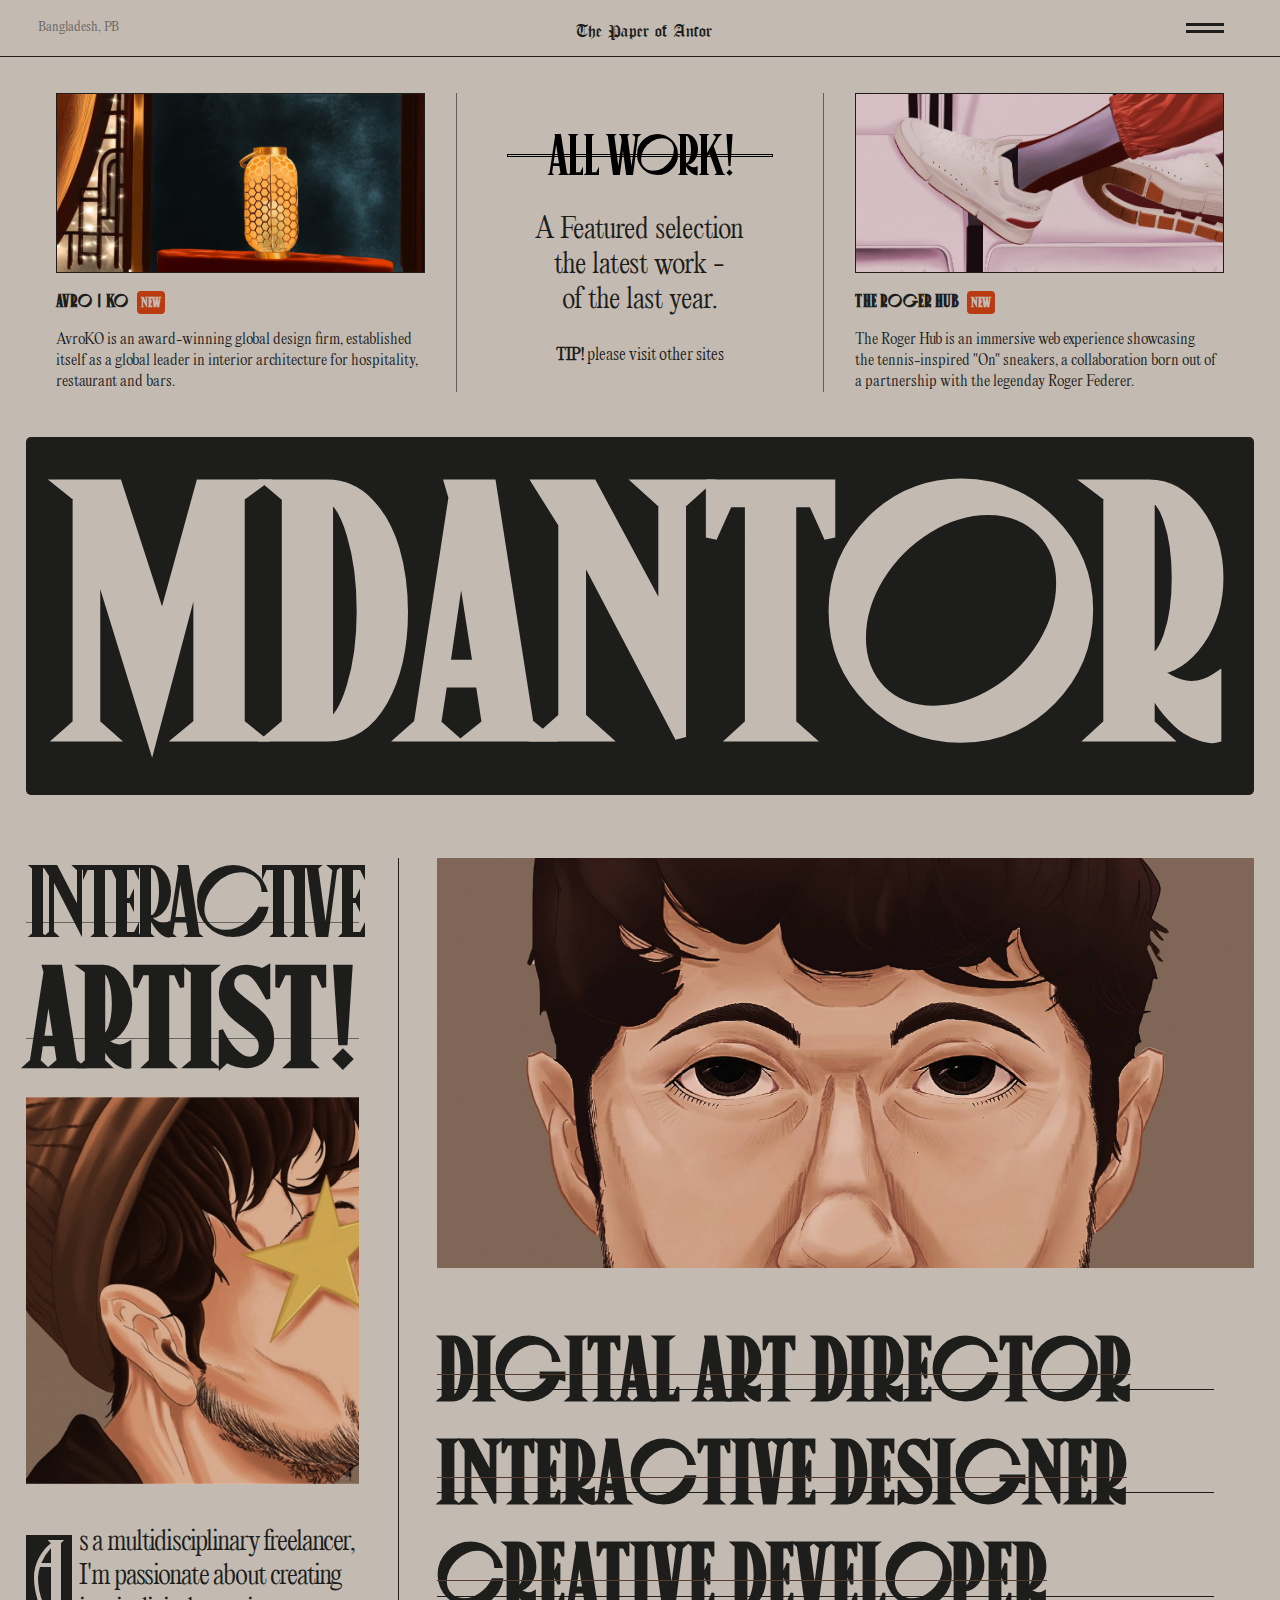
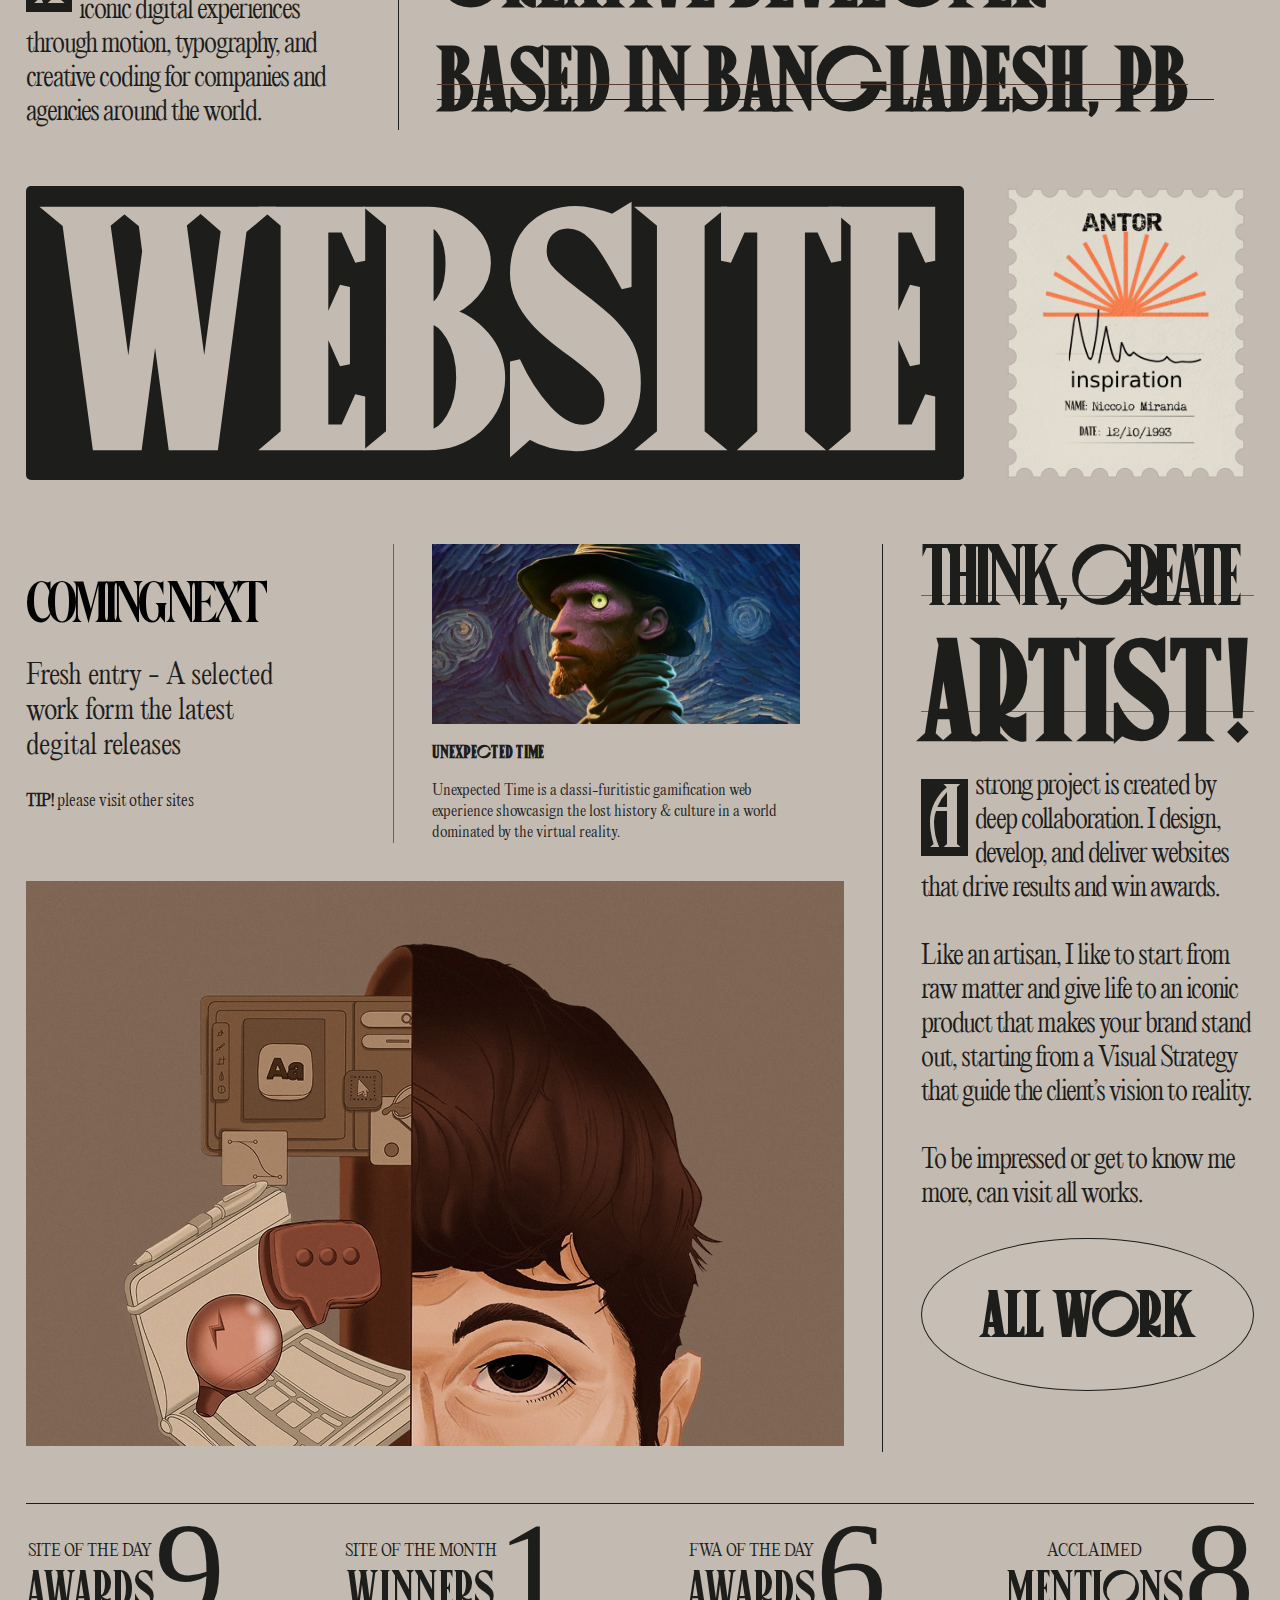
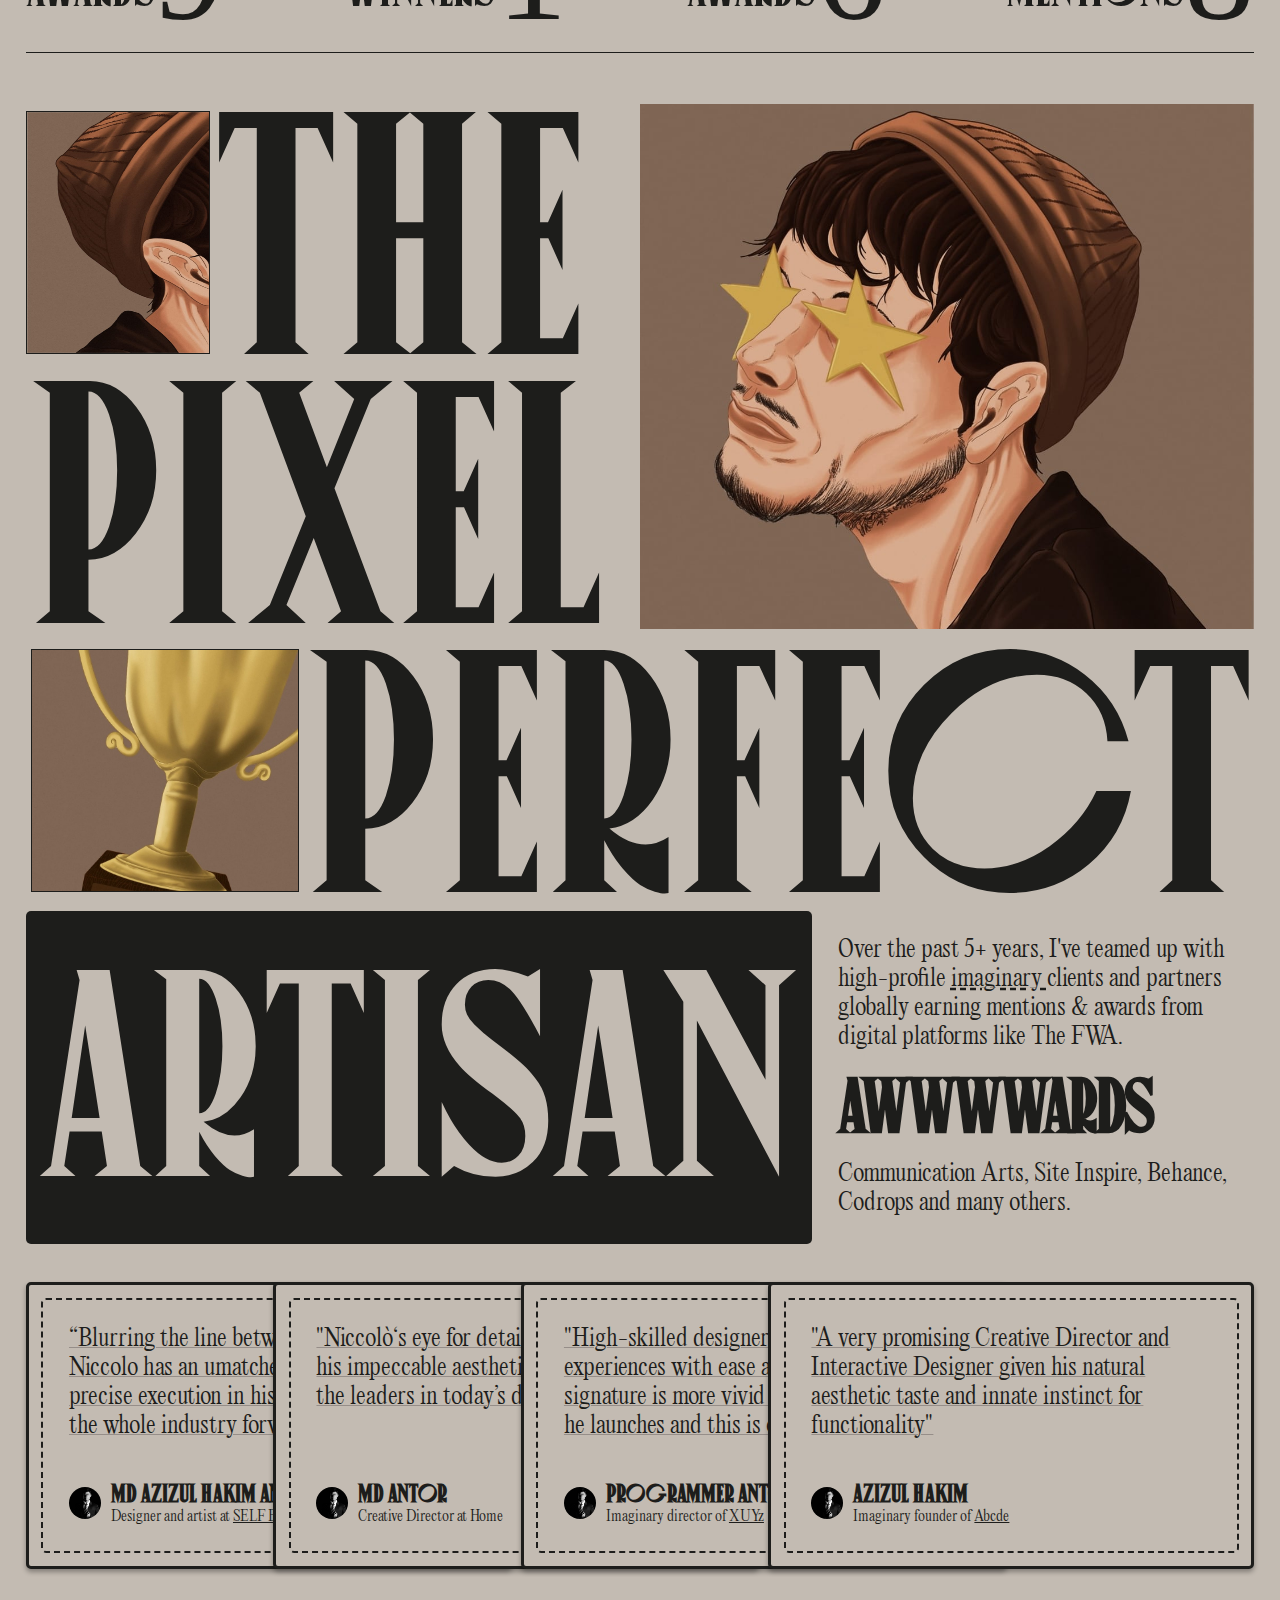
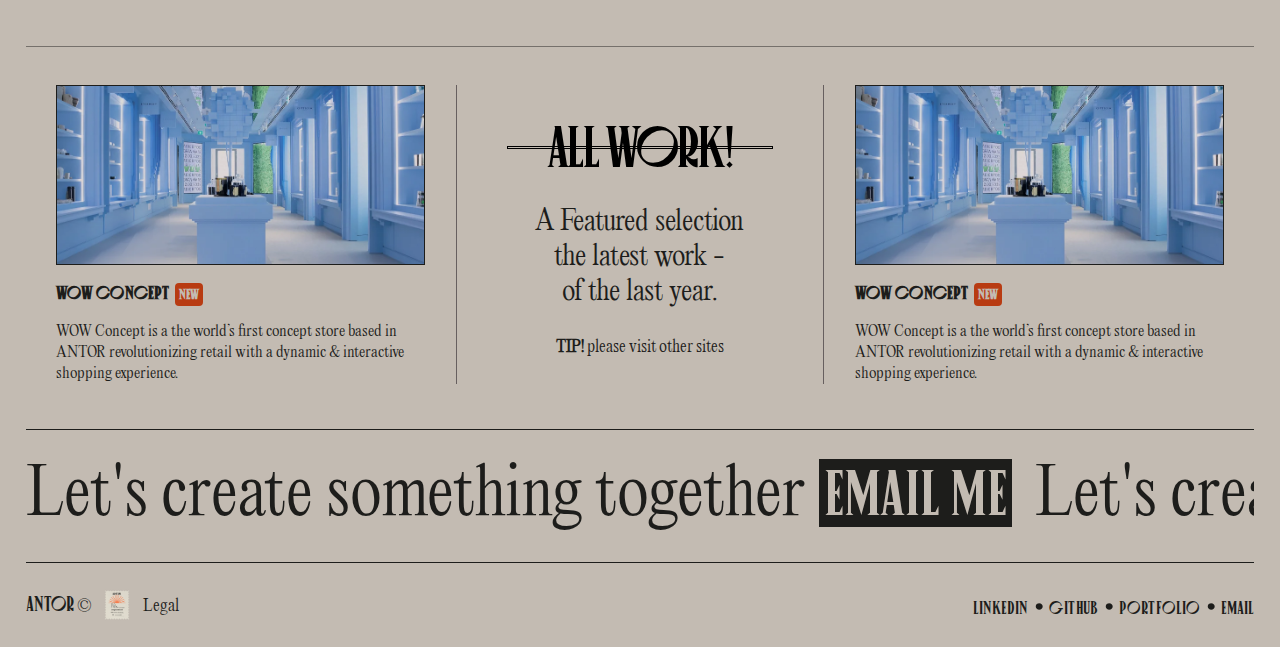
<file: index.html>
<!DOCTYPE html>
<html lang="en">

<head>
    <meta charset="UTF-8">
    <meta name="viewport" content="width=device-width, initial-scale=1.0">
    <title>MdAntor -- Work</title>
    <link rel="shortcut icon" href="favicon.ico" type="image/x-icon">
    <link rel="stylesheet" href="style.css">
</head>

<body>
    <main id="index-page">
        <!-- header / main-nav section and nav animate.js with nave css can be used in any other project for nav animation -->

        <header class="">
            <small>Bangladesh, PB</small>
            <h1>The Paper of Antor</h1>

            <nav>
                <div></div>
                <div></div>
            </nav>

            <div id="animating-line"></div>
        </header>

        <section id="main-nav" class="">
            <div>
                <button onclick="handleLink('index.html')" class="active-link">INDEX</button>
            </div>
            <div>
                <button onclick="handleLink('work.html')" >WORK</button>
            </div>
            <div>
                <button onclick="handleLink('about.html')" >ABOUT</button>
            </div>
    
            <div class="footer-link">
                <a href="https://www.linkedin.com/in/md-antor" target="_blank">linkedin</a>
                <strong>·</strong>
                <a href="https://github.com/Antor1155" target="_blank">github</a>
                <strong>·</strong>
                <a href="https://md-antor.netlify.app/" target="_blank">portfolio</a>
                <strong>·</strong>
                <a href="mailto:md.antor1155@gmail.com">email</a>
            </div>
        </section>

        <section class="first-section">
            <div class="projects">
                <div class="projectImg">
                    <img src="front-page-image/lamp.jpeg" alt="lamp image">
                </div>
                <h3>AVRO | KO <span>NEW</span></h3>
                <p>
                    AvroKO is an award-winning global design firm, established
                    <br> itself as a global leader in interior architecture for hospitality, <br> restaurant and bars.
                </p>
            </div>

            <div class="middle-child">
                <button onclick="handleLink('work.html')" >ALL WORK!</button>
                <p>
                    A Featured selection
                    <br> the latest work -
                    <br> of the last year.
                </p>

                <P><strong>TIP!</strong> please visit other sites</P>
            </div>

            <div class="projects">
                <div class="projectImg">
                    <img src="front-page-image/shoe.webp" alt="shoe image">
                </div>
                <h3>THE ROGER HUB <span>NEW</span></h3>
                <p>
                    The Roger Hub is an immersive web experience showcasing
                    <br> the tennis-inspired "On" sneakers, a collaboration born out of <br>
                    a partnership with the legenday Roger Federer.
                </p>
            </div>
        </section>

        <h1 id="builder">MDANTOR</h1>

        <!-- second section containing article and images -->
        <section id="second-section">
            <article class="article-left">
                <div>
                    <h2>INTERACTIVE</h2>
                    <h2>ARTIST!</h2>
                </div>
                <img src="front-page-image/sideartist.jpeg" alt="side picture of an ARTIST">
                <p>
                    As a multidisciplinary freelancer, I'm passionate about creating iconic digital experiences
                    through motion, typography, and creative coding for companies and agencies around the world.
                </p>
            </article>
            <article id="article-right">
                <img src="front-page-image/faceartist.jpeg" alt="animated face of the artist">

                <div>
                    <p>Digital art director </p>
                    <p>interactive designer </p>
                    <p>creative developer</p>
                    <p>based in Bangladesh, PB</p>
                </div>
            </article>
        </section>

        <section id="inspiration">
            <h1 id="websiteT">website</h1>
            <img src="front-page-image/inspiration.png" alt="inspiration decleration logo">
        </section>

        <section id="fourth-section">
            <article class="first-of-fourth">
                <div class="to-flex">
                    <div class="middle-child">
                        <button onclick="handleLink('work.html')" >COMING NEXT</button>
                        <P>Fresh entry - A selected <br>
                            work form the latest <br>
                            degital releases</P>
                        <P><strong>TIP!</strong> please visit other sites</P>
                    </div>

                    <div class="projects">
                        <div class="projectImg">
                            <img src="front-page-image/artist.webp" alt="lamp image">
                        </div>
                        <h3>UNEXPECTED TIME</h3>
                        <p>
                            Unexpected Time is a classi-furitistic gamification web
                            <br> experience showcasign the lost history & culture in a world <br> dominated by the
                            virtual reality.
                        </p>
                    </div>
                </div>
                <img src="front-page-image/ideas.jpeg" alt="image showing idea coming out of head">
            </article>
            <article id="last-of-fourth" class="article-left">
                <div>
                    <h2>THINK, CREATE</h2>
                    <h2>ARTIST!</h2>
                </div>
                <p>

                    A strong project is created by deep collaboration. I design, develop, and deliver websites that
                    drive results and win awards.
                    <br><br>
                    Like an artisan, I like to start from raw matter and give life to an iconic product that makes your
                    brand stand out, starting from a Visual Strategy that guide the client’s vision to reality.

                    <br><br>
                    To be impressed or get to know me more, can visit all works.

                </p>
                    <div id="all-work-btn" onclick="handleLink('work.html')">
                        <img src="front-page-image/arrow.svg" alt="arrow icon to all project link">
                        <strong>ALL WORK</strong>
                    </div>
                
            </article>
        </section>

        <section id="awards">
            <div class="single-award">
                <div>
                    <p>SITE OF THE DAY</p>
                    <strong>AWARDS</strong>
                </div>
                <strong>9</strong>
            </div>

            <div class="single-award">
                <div>
                    <p>SITE OF THE MONTH</p>
                    <strong>WINNERS</strong>
                </div>
                <strong>1</strong>
            </div>

            <div class="single-award">
                <div>
                    <p>FWA OF THE DAY</p>
                    <strong>AWARDS</strong>
                </div>
                <strong>6</strong>
            </div>

            <div class="single-award">
                <div>
                    <p>ACCLAIMED</p>
                    <strong>MENTIONS</strong>
                </div>
                <strong>8</strong>
            </div>
        </section>

        <section id="fifth-section">
            <div class="first-container">
                <div>
                    <div class="first-line">
                        <img src="front-page-image/avatar-hat.jpeg" alt="avatar hat">
                        <strong class="largeTxt">THE</strong>
                    </div>
                    <strong class="largeTxt">PIXEL</strong>
                </div>

                <img id="avatar-2" src="front-page-image/avatar-2.jpeg" alt="avatar 2">
            </div>

            <div id="second-container">
                <img src="front-page-image/trophy.jpeg" alt="trophy">

                <strong class="largeTxt">PERFECT</strong>
            </div>

            <div id="third-container">
                <p id="atrisan">ARTISAN</p>
                <div class="third-section-div">
                    <p class="big-font">
                        Over the past 5+ years, I've teamed up with high-profile <span> imaginary </span>clients and
                        partners globally earning mentions & awards from digital platforms like The FWA.
                    </p>
                    <strong>AWWWWARDS</strong>
                    <p class="big-font">Communication Arts, Site Inspire, Behance, Codrops and many others.</p>
                </div>
            </div>
        </section>

        <section id="card-section">
            <div class="card-wrapper">
                <div class="card">
                    <p class="big-font">“Blurring the line between design & dev, Niccolo has an umatched eye for detail
                        and precise execution in his work which pushes the whole industry forward”</p>
                    <div>
                        <img src="front-page-image/profilepic.jpg" alt="image of programmer antor">

                        <div>
                            <strong>MD AZIZUL HAKIM ANTOR</strong>
                            <p>Designer and artist at <span>SELF EMPLOYMENT</span></p>
                        </div>
                    </div>
                </div>
            </div>

            <div class="card-wrapper">
                <div class="card">
                    <p class="big-font">"Niccolò‘s eye for detail & design as well as his impeccable aesthetics, make
                        him one of the leaders in today’s digital design scene"</p>
                    <div>
                        <img src="front-page-image/profilepic.jpg" alt="image of programmer antor">

                        <div>
                            <strong> MD ANTOR</strong>
                            <p>Creative Director at Home</p>
                        </div>
                    </div>
                </div>
            </div>

            <div class="card-wrapper">
                <div class="card">
                    <p class="big-font">"High-skilled designer who creates novel experiences with ease and craft. His
                        signature is more vivid on each new project he launches and this is only the start"</p>
                    <div>
                        <img src="front-page-image/profilepic.jpg" alt="image of programmer antor">

                        <div>
                            <strong>PROGRAMMER ANTOR</strong>
                            <p>Imaginary director of <span>XUYz</span></p>
                        </div>
                    </div>
                </div>
            </div>

            <div class="card-wrapper">
                <div class="card">
                    <p class="big-font">"A very promising Creative Director and Interactive Designer given his natural
                        aesthetic taste and innate instinct for functionality"</p>
                    <div>
                        <img src="front-page-image/profilepic.jpg" alt="image of programmer antor">

                        <div>
                            <strong> AZIZUL HAKIM</strong>
                            <p>Imaginary founder of <span>Abcde</span></p>
                        </div>
                    </div>
                </div>
            </div>



        </section>

        <section class="first-section">
            <div class="projects">
                <div class="projectImg">
                    <img src="front-page-image/wowcon.webp" alt="lamp image">
                </div>
                <h3>WOW CONCEPT<span>NEW</span></h3>
                <p>

                    WOW Concept is a the world’s first concept store based in ANTOR revolutionizing retail with a
                    dynamic & interactive shopping experience.
                </p>
            </div>

            <div class="middle-child">
                <button onclick="handleLink('work.html')" >ALL WORK!</button>
                <p>
                    A Featured selection
                    <br> the latest work -
                    <br> of the last year.
                </p>

                <P><strong>TIP!</strong> please visit other sites</P>
            </div>

            <div class="projects">
                <div class="projectImg">
                    <img src="front-page-image/wowcon.webp" alt="shoe image">
                </div>
                <h3>WOW CONCEPT<span>NEW</span></h3>
                <p>
                    WOW Concept is a the world’s first concept store based in ANTOR revolutionizing retail with a
                    dynamic & interactive shopping experience.
                </p>
            </div>
        </section>

        <section id="emailme">
            <p>Let's create something together <a href="mailto:md.antor1155@gmail.com">EMAIL ME</a></p>
            <p>Let's create something together <a href="mailto:md.antor1155@gmail.com">EMAIL ME</a></p>
            <p>Let's create something together <a href="mailto:md.antor1155@gmail.com">EMAIL ME</a></p>

        </section>

        <footer>
            <div><a href="https://www.linkedin.com/in/md-antor/" target="_blank">ANTOR <span>&copy;</span></a>
                <img src="front-page-image/inspiration.png" alt="inspiration sticker">
                <a href="mailto:md.antor1155@gmail.com"><span>Legal</span></a>
            </div>
            <div class="footer-link">
                <a href="https://www.linkedin.com/in/md-antor" target="_blank">linkedin</a>
                <strong>·</strong>
                <a href="https://github.com/Antor1155" target="_blank">github</a>
                <strong>·</strong>
                <a href="https://md-antor.netlify.app/" target="_blank">portfolio</a>
                <strong>·</strong>
                <a href="mailto:md.antor1155@gmail.com">email</a>
            </div>
        </footer>
    </main>

    <script src="app.js"></script>
</body>

</html>
</file>
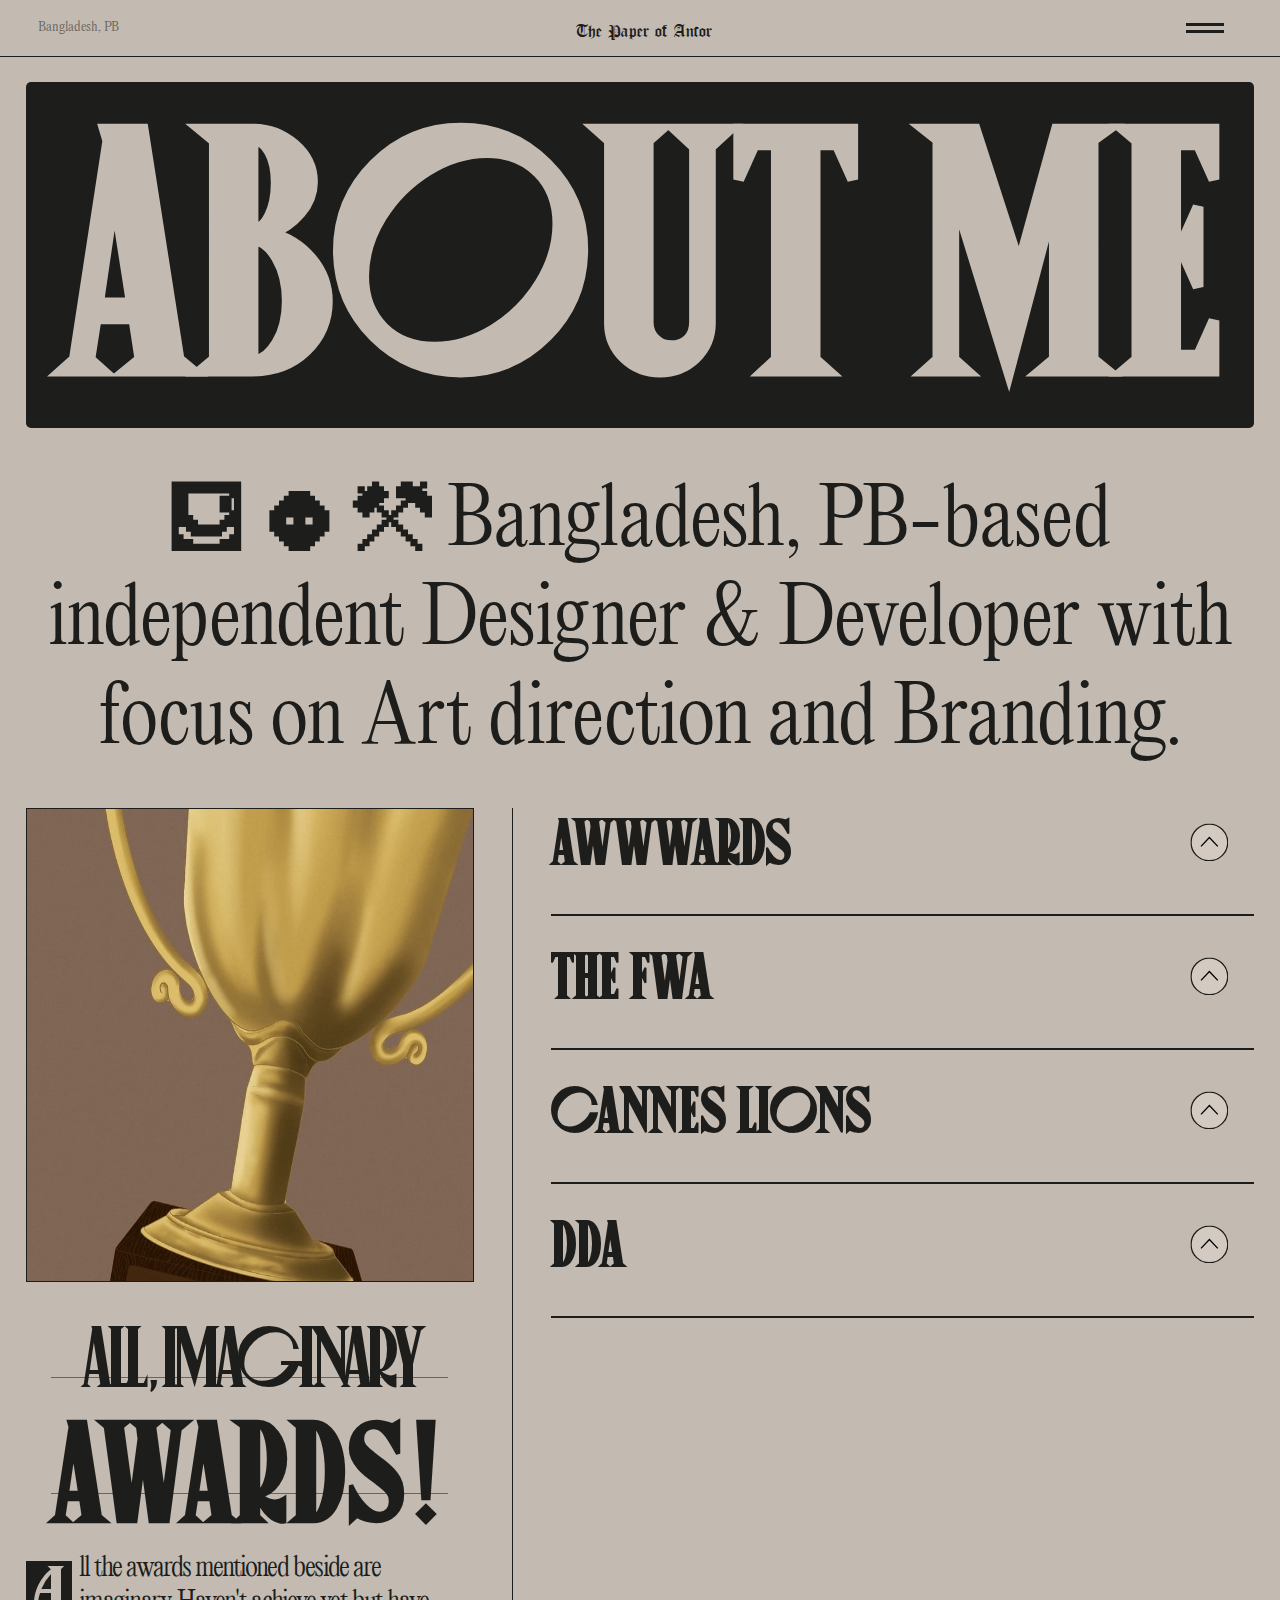
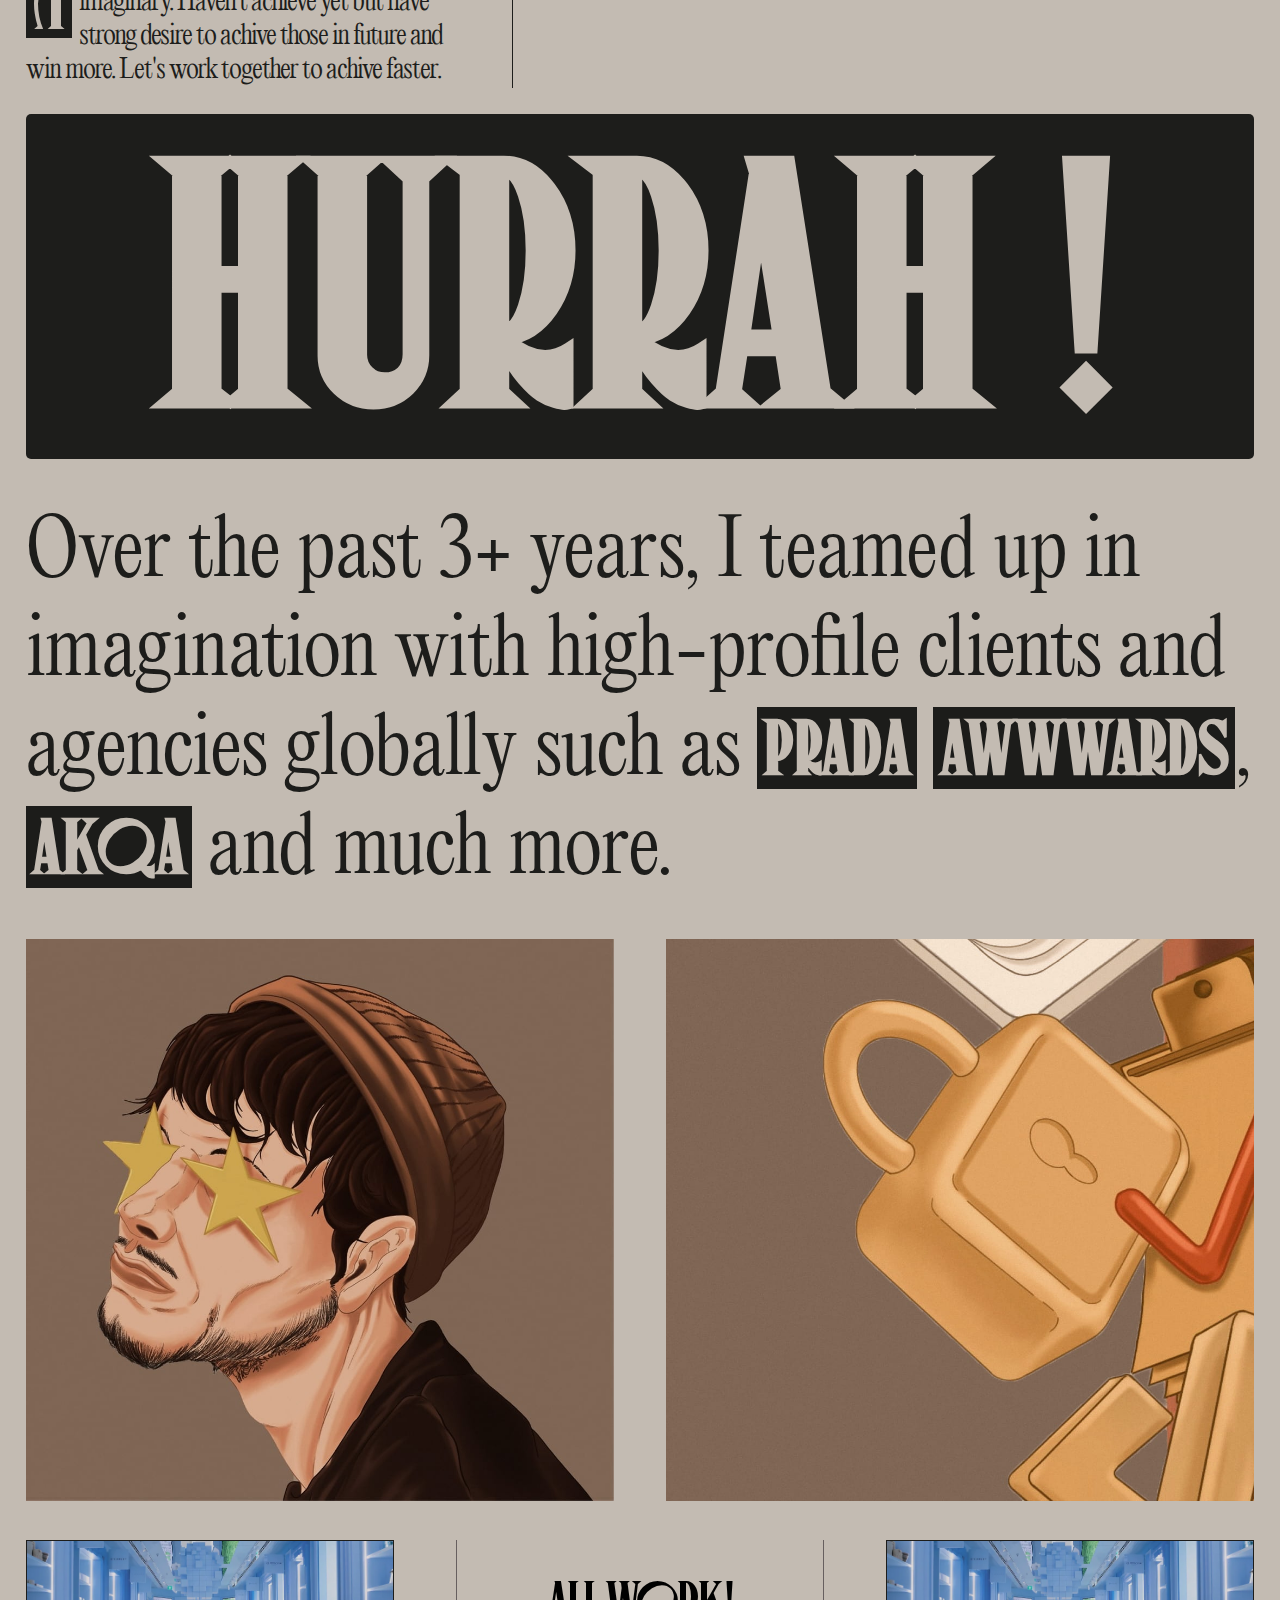
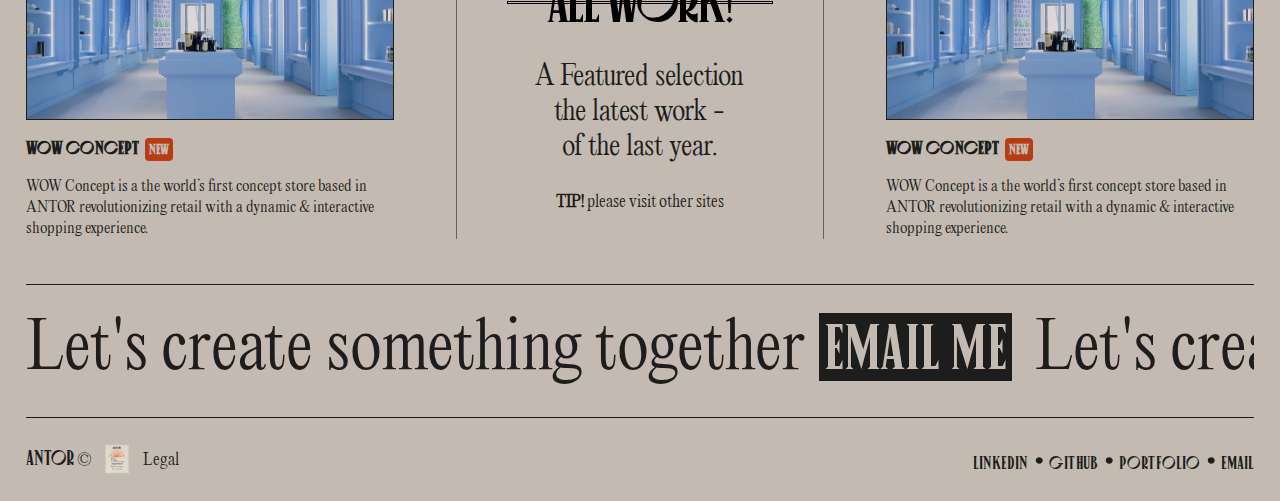
<file: about.html>
<!DOCTYPE html>
<html lang="en">

<head>
    <meta charset="UTF-8">
    <meta name="viewport" content="width=device-width, initial-scale=1.0">
    <title>MdAntor -- Work</title>
    <link rel="shortcut icon" href="favicon.ico" type="image/x-icon">
    <link rel="stylesheet" href="style.css">
    <link rel="stylesheet" href="about.css">
</head>

<body>
    <main>
        <!-- header / main-nav section and nav animate.js with nave css can be used in any other project for nav animation -->

        <header class="">
            <small>Bangladesh, PB</small>
            <h1>The Paper of Antor</h1>

            <nav>
                <div></div>
                <div></div>
            </nav>

            <div id="animating-line"></div>
        </header>

        <section id="main-nav" class="">
            <div>
                <button onclick="handleLink('index.html')">INDEX</button>
            </div>
            <div>
                <button onclick="handleLink('work.html')">WORK</button>
            </div>
            <div>
                <button onclick="handleLink('about.html')" class="active-link">ABOUT</button>
            </div>

            <div class="footer-link">
                <a href="https://www.linkedin.com/in/md-antor" target="_blank">linkedin</a>
                <strong>·</strong>
                <a href="https://github.com/Antor1155" target="_blank">github</a>
                <strong>·</strong>
                <a href="https://md-antor.netlify.app/" target="_blank">portfolio</a>
                <strong>·</strong>
                <a href="mailto:md.antor1155@gmail.com">email</a>
            </div>
        </section>

        <h1 id="builder">ABOUT ME</h1>

        <h2> <span>&#9982; &#9865; &#9874;</span> Bangladesh, PB-based independent Designer & Developer with focus on
            Art direction and Branding.</h2>

        <section id="trophies">
            <div>
                <img src="front-page-image/trophy.jpeg" alt="image of a trophy">
                <article id="last-of-fourth" class="article-left">
                    <div>
                        <h2>ALL , IMAGINARY</h2>
                        <h2>AWARDS!</h2>
                    </div>
                    <p>
                        All the awards mentioned beside are imaginary. Haven't achieve yet but have strong desire to achive
                        those in future and win more. Let's work together to achive faster.
                    </p>
                </article>
            </div>

            <div id="t-container">

                <div class="t-card">
                    <div class="t-header">
                        <h4>AWWWARDS</h4>
                        <img src="front-page-image//explore.svg" alt="explore below">
                    </div>

                    <div class="t-wrapper open">

                        <div class="body-content">

                            <div class="single-a">
                                <img src="awards-images/award1.jpeg" alt="image of award">

                                <div>
                                    <small>2022</small>
                                    <h5>CHIARA LUZZANA</h5>
                                    <P>site of the Day, Dev Award. <br> Mobile Excellence</P>
                                </div>
                            </div>
                            <div class="single-a">
                                <img src="awards-images/award2.jpeg" alt="image of award">

                                <div>
                                    <small>2021</small>
                                    <h5>LOFTGARTEN</h5>
                                    <P>site of the Day, Dev Award. <br> Mobile Excellence</P>
                                </div>
                            </div>
                            <div class="single-a">
                                <img src="awards-images/award3.jpeg" alt="image of award">

                                <div>
                                    <small>2021</small>
                                    <h5>DEPLACE MAISON</h5>
                                    <P>SOTM Nominee, STOD, Dev <br> Mobile Excellence</P>
                                </div>
                            </div>
                            <div class="single-a">
                                <img src="awards-images/award4.jpeg" alt="image of award">

                                <div>
                                    <small>2020</small>
                                    <h5>EDOARDO</h5>
                                    <P>site of the Day, Dev Award. <br> Mobile of the week</P>
                                </div>
                            </div>
                            <div class="single-a">
                                <img src="awards-images/award5.jpeg" alt="image of award">

                                <div>
                                    <small>2020</small>
                                    <h5>SAL PARASUCO</h5>
                                    <P>site of the Day, Dev Award. <br> Mobile Excellence</P>
                                </div>
                            </div>





                        </div>

                    </div>
                </div>

                <div class="t-card">
                    <div class="t-header">
                        <h4>THE FWA</h4>
                        <img src="front-page-image//explore.svg" alt="explore below">
                    </div>

                    <div class="t-wrapper open">

                        <div class="body-content">

                            <div class="single-a">
                                <img src="awards-images/award1.jpeg" alt="image of award">

                                <div>
                                    <small>2022</small>
                                    <h5>CHIARA LUZZANA</h5>
                                    <P>site of the Day, Dev Award. <br> Mobile Excellence</P>
                                </div>
                            </div>

                            <div class="single-a">
                                <img src="awards-images/award3.jpeg" alt="image of award">

                                <div>
                                    <small>2021</small>
                                    <h5>DEPLACE MAISON</h5>
                                    <P>SOTM Nominee, STOD, Dev <br> Mobile Excellence</P>
                                </div>
                            </div>
                            <div class="single-a">
                                <img src="awards-images/award4.jpeg" alt="image of award">

                                <div>
                                    <small>2020</small>
                                    <h5>EDOARDO</h5>
                                    <P>site of the Day, Dev Award. <br> Mobile of the week</P>
                                </div>
                            </div>
                            <div class="single-a">
                                <img src="awards-images/award5.jpeg" alt="image of award">

                                <div>
                                    <small>2020</small>
                                    <h5>SAL PARASUCO</h5>
                                    <P>site of the Day, Dev Award. <br> Mobile Excellence</P>
                                </div>
                            </div>





                        </div>

                    </div>
                </div>

                <div class="t-card">
                    <div class="t-header">
                        <h4>CANNES LIONS</h4>
                        <img src="front-page-image//explore.svg" alt="explore below">
                    </div>

                    <div class="t-wrapper open">

                        <div class="body-content">

                            <div class="single-a">
                                <img src="awards-images/cheaf.jpeg" alt="image of award">

                                <div>
                                    <small>2021</small>
                                    <h5>THE HIRING CHAIN</h5>
                                    <P>Gold Lions</P>
                                </div>
                            </div>

                        </div>

                    </div>
                </div>

                <div class="t-card">
                    <div class="t-header">
                        <h4>DDA</h4>
                        <img src="front-page-image//explore.svg" alt="explore below">
                    </div>

                    <div class="t-wrapper open">

                        <div class="body-content">

                            <div class="single-a">
                                <img src="awards-images/award1.jpeg" alt="image of award">

                                <div>
                                    <small>2022</small>
                                    <h5>CHIARA LUZZANA</h5>
                                    <P>site of the Day, Dev Award. <br> Mobile Excellence</P>
                                </div>
                            </div>

                            <div class="single-a">
                                <img src="awards-images/award2.jpeg" alt="image of award">

                                <div>
                                    <small>2020</small>
                                    <h5>LOFTGARTEN</h5>
                                    <P>Site of the Week, Photography</P>
                                </div>
                            </div>
                        </div>

                    </div>
                </div>

            </div>
        </section>

        <h1 id="builder">HURRAH !</h1>

        <h2>Over the past 3+ years, I teamed up in imagination with high-profile clients and agencies globally such as <span class="brand">PRADA</span> <span class="brand">AWWWARDS</span>, <span class="brand">AKQA</span> and much more.</h2>

        <section id="image-con">
            <img src="front-page-image/avatar-2.jpeg" alt="image of avater 2">
            <img src="front-page-image/lock.jpeg" alt="image of lock">
        </section>

        <section class="first-section">
            <div class="projects">
                <div class="projectImg">
                    <img src="front-page-image/wowcon.webp" alt="lamp image">
                </div>
                <h3>WOW CONCEPT<span>NEW</span></h3>
                <p>

                    WOW Concept is a the world’s first concept store based in ANTOR revolutionizing retail with a
                    dynamic & interactive shopping experience.
                </p>
            </div>

            <div class="middle-child">
                <button onclick="handleLink('work.html')" >ALL WORK!</button>
                <p>
                    A Featured selection
                    <br> the latest work -
                    <br> of the last year.
                </p>

                <P><strong>TIP!</strong> please visit other sites</P>
            </div>

            <div class="projects">
                <div class="projectImg">
                    <img src="front-page-image/wowcon.webp" alt="shoe image">
                </div>
                <h3>WOW CONCEPT<span>NEW</span></h3>
                <p>
                    WOW Concept is a the world’s first concept store based in ANTOR revolutionizing retail with a
                    dynamic & interactive shopping experience.
                </p>
            </div>
        </section>

        <section id="emailme">
            <p>Let's create something together <a href="mailto:md.antor1155@gmail.com">EMAIL ME</a></p>
            <p>Let's create something together <a href="mailto:md.antor1155@gmail.com">EMAIL ME</a></p>
            <p>Let's create something together <a href="mailto:md.antor1155@gmail.com">EMAIL ME</a></p>

        </section>

        <footer>
            <div><a href="https://www.linkedin.com/in/md-antor/" target="_blank">ANTOR <span>&copy;</span></a>
                <img src="front-page-image/inspiration.png" alt="inspiration sticker">
                <a href="mailto:md.antor1155@gmail.com"><span>Legal</span></a>
            </div>
            <div class="footer-link">
                <a href="https://www.linkedin.com/in/md-antor" target="_blank">linkedin</a>
                <strong>·</strong>
                <a href="https://github.com/Antor1155" target="_blank">github</a>
                <strong>·</strong>
                <a href="https://md-antor.netlify.app/" target="_blank">portfolio</a>
                <strong>·</strong>
                <a href="mailto:md.antor1155@gmail.com">email</a>
            </div>
        </footer>
    </main>

    <script src="app.js"></script>
    <script src="about.js"></script>
</body>

</html>
</file>
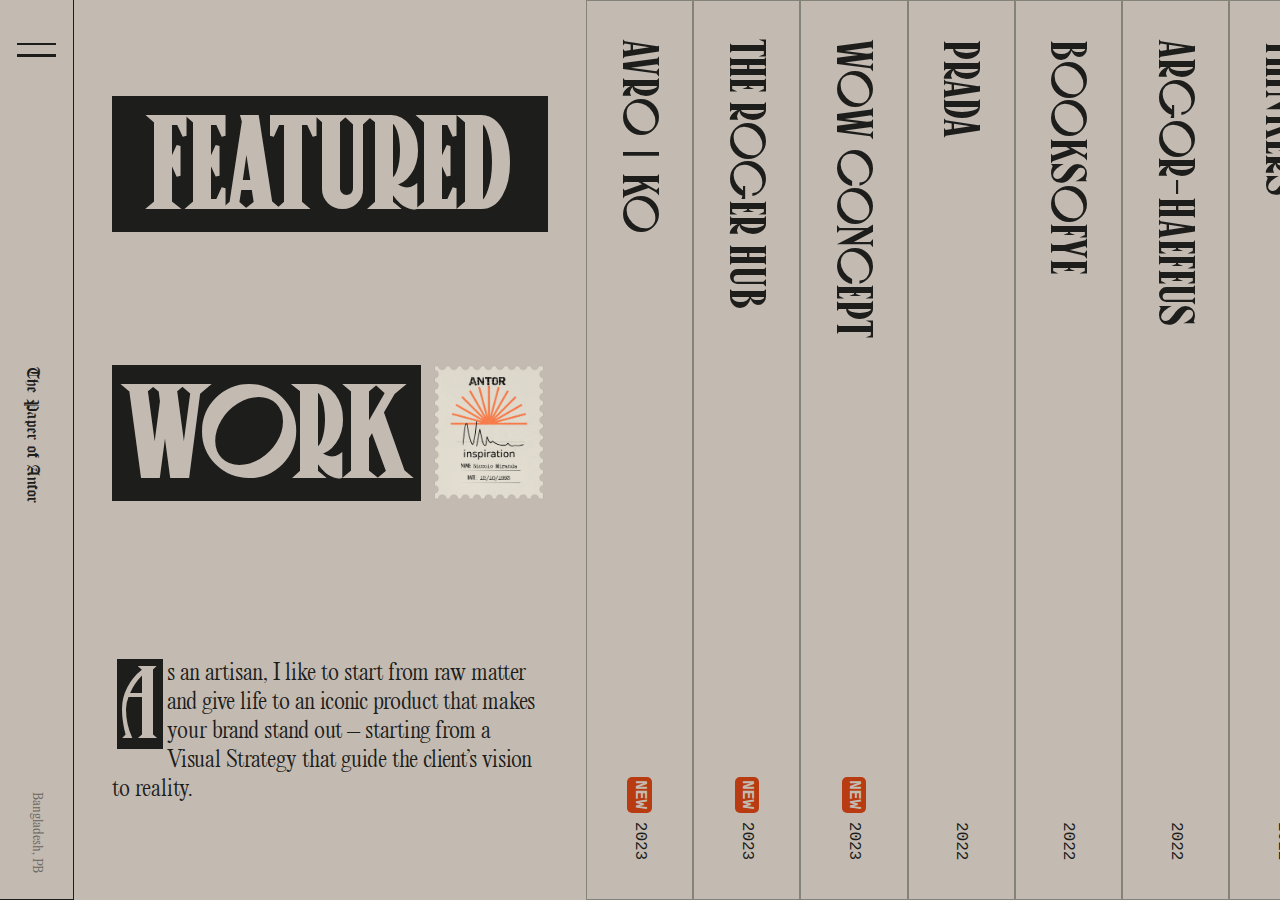
<file: work.html>
<!DOCTYPE html>
<html lang="en">

<head>
    <meta charset="UTF-8">
    <meta name="viewport" content="width=device-width, initial-scale=1.0">
    <title>MdAntor -- Work</title>
    <link rel="shortcut icon" href="favicon.ico" type="image/x-icon">
    <link rel="stylesheet" href="style.css">
    <link rel="stylesheet" href="work-style.css">
</head>

<body style="background-color: #C3BBB2;">
    <main id="work">
        <header class="">
            <small>Bangladesh, PB</small>
            <h1>The Paper of Antor</h1>

            <nav>
                <div></div>
                <div></div>
            </nav>

            <div id="animating-line"></div>
        </header>
        <section id="main-nav" class="">
            <div>
                <button onclick="handleLink('index.html')" >INDEX</button>
            </div>
            <div>
                <button onclick="handleLink('work.html')" class="active-link">WORK</button>
            </div>
            <div>
                <button onclick="handleLink('about.html')" >ABOUT</button>
            </div>
    
            <div class="footer-link">
                <a href="https://www.linkedin.com/in/md-antor" target="_blank">linkedin</a>
                <strong>·</strong>
                <a href="https://github.com/Antor1155" target="_blank">github</a>
                <strong>·</strong>
                <a href="https://md-antor.netlify.app/" target="_blank">portfolio</a>
                <strong>·</strong>
                <a href="mailto:md.antor1155@gmail.com">email</a>
            </div>
        </section>

        <section id="scroll">

            <section id="featured">
                <h3>FEATURED</h3>
                <div>
                    <h3>WORK</h3>
                    <img src="front-page-image/inspiration.png" alt="">
                </div>
                <p>
                    As an artisan, I like to start from raw
                    matter and give life to an iconic
                    product that makes your brand stand
                    out – starting from a Visual Strategy that
                    guide the client’s vision to reality.</p>

            </section>

            <section id="work-section">
                <article>
                    <div class="work-card">
                        <img src="front-page-image/lamp.jpeg" alt="image of project">
                        <p>AVRO | KO</p>
                        <small><span>NEW</span> 2023</small>
                    </div>

                    <div class="description zero-width">
                        <div>
                            <strong>FASHION</strong>
                            <strong>DIGITAL</strong>
                        </div>
                        <h3>
                            AVRO | KO
                        </h3>

                        <p>dolor sit amet consectetur, adipisicing elit. Reiciendis nisi ipsum nemo dolorem.
                            Voluptatem similique exercitationem placeat, quaerat dignissimos eligendi unde earum est!
                        </p>

                        <img src="front-page-image/lamp.jpeg" alt="image of project">
                    </div>
                </article>

                <article>
                    <div class="work-card">
                        <img src="front-page-image/shoe.webp" alt="image of project">
                        <p>THE ROGER HUB</p>
                        <small><span>NEW</span> 2023</small>
                    </div>

                    <div class="description zero-width">
                        <div>
                            <strong>SHOP</strong>
                            <strong>DIGITAL</strong>
                        </div>
                        <h3>
                            THE ROGER HUB
                        </h3>

                        <p>dolor sit amet consectetur, adipisicing elit. Reiciendis nisi ipsum nemo dolorem.
                            Voluptatem similique exercitationem placeat, quaerat dignissimos eligendi unde earum est!
                        </p>

                        <img src="front-page-image/shoe.webp" alt="image of project">
                    </div>
                </article>

                <article>
                    <div class="work-card">
                        <img src="front-page-image/wowcon.webp" alt="image of project">
                        <p>WOW CONCEPT</p>
                        <small><span>NEW</span> 2023</small>
                    </div>

                    <div class="description zero-width">
                        <div>
                            <strong>FASHION</strong>
                            <strong>ECOMMERCE</strong>
                        </div>
                        <h3>
                            WOW CONCEPT
                        </h3>

                        <p>dolor sit amet, consectetur adipisicing elit. Labore soluta expedita placeat suscipit, itaque incidunt adipisci? Placeat nulla architecto quis reprehenderit molestias!
                        </p>

                        <img src="front-page-image/wowcon.webp" alt="image of project">
                    </div>
                </article>

                <article>
                    <div class="work-card">
                        <img src="front-page-image/artist.webp" alt="image of project">
                        <p>PRADA</p>
                        <small>2022</small>
                    </div>

                    <div class="description zero-width">
                        <div>
                            <strong>FASHION</strong>
                            <strong>DIGITAL</strong>
                        </div>
                        <h3>
                            PRADA &#174;
                        </h3>

                        <p>Lorem ipsum, dolor sit amet consectetur adipisicing elit. Tenetur, blanditiis tempore ipsam impedit in enim.
                        </p>

                        <img src="front-page-image/artist.webp" alt="image of project">
                    </div>
                </article>

                <article>
                    <div class="work-card">
                        <img src="front-page-image/avatar-hat.jpeg" alt="image of project">
                        <p>BOOKSOFYE</p>
                        <small>2022</small>
                    </div>

                    <div class="description zero-width">
                        <div>
                            <strong>ECOMMERCE</strong>
                            <strong>DIGITAL</strong>
                        </div>
                        <h3>
                            BOOKSOFYE
                        </h3>

                        <p>dolor sit amet consectetur adipisicing elit. Similique sit dolorem laudantium animi, suscipit corporis repellat quam distinctio perferendis, laborum sapiente, doloremque quidem earum eum.
                        </p>

                        <img src="front-page-image/avatar-hat.jpeg" alt="image of project">
                    </div>
                </article>

                <article>
                    <div class="work-card">
                        <img src="front-page-image/lamp.jpeg" alt="image of project">
                        <p>ARGOR-HAEFEUS</p>
                        <small>2022</small>
                    </div>

                    <div class="description zero-width">
                        <div>
                            <strong>FASHION</strong>
                            <strong>DIGITAL</strong>
                        </div>
                        <h3>
                            ARGOR-HAEFEUS
                        </h3>

                        <p>dolor sit amet consectetur, adipisicing elit. Reiciendis nisi ipsum nemo dolorem.
                            Voluptatem similique exercitationem placeat, quaerat dignissimos eligendi unde earum est!
                        </p>

                        <img src="front-page-image/lamp.jpeg" alt="image of project">
                    </div>
                </article>

                <article>
                    <div class="work-card">
                        <img src="front-page-image/avatar-2.jpeg" alt="image of project">
                        <p>THINKERS</p>
                        <small>2022</small>
                    </div>

                    <div class="description zero-width">
                        <div>
                            <strong>FASHION</strong>
                            <strong>DIGITAL</strong>
                        </div>
                        <h3>
                            THINKERS
                        </h3>

                        <p>dolor sit, amet consectetur adipisicing elit. Molestias minus eius nihil suscipit doloribus est, illum architecto quo qui fugit?
                        </p>

                        <img src="front-page-image/avatar-2.jpeg" alt="image of project">
                    </div>
                </article>

                <article>
                    <div class="work-card">
                        <img src="awards-images/award1.jpeg" alt="image of project">
                        <p>COBO</p>
                        <small>2021</small>
                    </div>

                    <div class="description zero-width">
                        <div>
                            <strong>FASHION</strong>
                            <strong>DIGITAL</strong>
                        </div>
                        <h3>
                            COBO
                        </h3>

                        <p>dolor sit amet consectetur, adipisicing elit. Reiciendis nisi ipsum nemo dolorem.
                            Voluptatem similique exercitationem placeat, quaerat dignissimos eligendi unde earum est!
                        </p>

                        <img src="awards-images/award1.jpeg" alt="image of project">
                    </div>
                </article>

                <article>
                    <div class="work-card">
                        <img src="front-page-image/inspiration.png" alt="image of project">
                        <p>THE HIRINGCHAIN</p>
                        <small>2021</small>
                    </div>

                    <div class="description zero-width">
                        <div>
                            <strong>FASHION</strong>
                            <strong>DIGITAL</strong>
                        </div>
                        <h3>
                            THE HIRINGCHAIN
                        </h3>

                        <p>Lorem, ipsum dolor sit amet consectetur adipisicing elit. Eius aliquid aliquam omnis, vitae quos quisquam sint et fugiat exercitationem nisi nobis illo.
                        </p>

                        <img src="front-page-image/inspiration.png" alt="image of project">
                    </div>
                </article>

                <article>
                    <div class="work-card">
                        <img src="front-page-image/ideas.jpeg" alt="image of project">
                        <p>COLOFTGARTENBO</p>
                        <small>2021</small>
                    </div>

                    <div class="description zero-width">
                        <div>
                            <strong>FASHION</strong>
                            <strong>DIGITAL</strong>
                        </div>
                        <h3>
                            LOFTGARTEN
                        </h3>

                        <p>dolor, sit amet consectetur adipisicing elit. Distinctio fuga error ipsum dolorem autem fugiat? Sed odit unde suscipit placeat.
                        </p>

                        <img src="front-page-image/ideas.jpeg" alt="image of project">
                    </div>
                </article>

                <article>
                    <div class="work-card">
                        <img src="front-page-image/faceartist.jpeg" alt="image of project">
                        <p>EDOARDO SMERILLI</p>
                        <small>2021</small>
                    </div>

                    <div class="description zero-width">
                        <div>
                            <strong>FASHION</strong>
                            <strong>COINBASE</strong>
                        </div>
                        <h3>
                            EDOARDO SMERILLI
                        </h3>

                        <p>dolor sit amet consectetur, adipisicing elit. Reiciendis nisi ipsum nemo dolorem.
                            Voluptatem similique exercitationem placeat, quaerat dignissimos eligendi unde earum est!
                        </p>

                        <img src="front-page-image/faceartist.jpeg" alt="image of project">
                    </div>
                </article>

            </section>

            <section id="last-work">
                <div id="unexpected-time">
                    <small>Coming Out - Dec 2023 </small>
                    <h3>UNEXPECTED TIME</h3>
                    <p>
                        Unexpected Time is a classic-furitistic gamification web experience showcasing the lost history & culture in a world dominated by the virtual reality.
                    </p>
                    <img src="front-page-image/artist.webp" alt="">
                </div>

                <div id="talk">
                    <div>
                        <strong>LET'S</strong>
                        <br>
                        <strong>TALK!</strong>
                    </div>
                    
                    <P>Are you looking for another <br> eye-catching design ? lets' create something great</P>

                    <a href="mailto:md.antor1155@gmail.com">
                        <div id="all-work-btn">
                            <img src="front-page-image/arrow.svg" alt="arrow icon to all project link">
                            <strong>EMAIL ME</strong>
                        </div>
                    </a>

                    <p id="work-last"><span>AVAILABILITY</span> - July 2023</p>
                </div>
            </section>

        </section>
        <button onclick="handleScroll()" id="go-back"><img src="front-page-image/arrow.svg" alt="arrow svg to go to start"></button>
    </main>


    <script src="app.js"></script>
    <script src="work.js"></script>
</body>

</html>
</file>
<file: style.css>
@font-face {
    font-family: oldLondon;
    src: url(./font/old_london/OldLondon.ttf)
}

@font-face {
    font-family: editorial;
    src: url(./font/5f242a694256f02b944d5767_EditorialNew-Light.ttf)
}

@font-face {
    font-family: domaine;
    src: url(./font/5f242a69b1577e63266b4d72_DomaineDispCondMedium.ttf)
}

@font-face {
    font-family: canopee;
    src: url(./font/616fd1dd00cf6c70f978fc69_Canopee.ttf)
}

* {
    margin: 0;
    padding: 0;
    box-sizing: border-box;
}

:root {
    --body-color: #C3BBB2;
}

/* Hide scrollbar for Chrome, Safari and Opera */
body::-webkit-scrollbar {
    display: none;
}

/* Hide scrollbar for IE, Edge and Firefox */
body {
    -ms-overflow-style: none;
    /* IE and Edge */
    scrollbar-width: none;
    /* Firefox */
}

body {
    background-color: #1d1d1b;
    color: #1d1d1b;

    font-family: editorial, sans-serif;

    user-select: none;
    -webkit-touch-callout: none;
    -webkit-user-select: none;
}

main {
    background-color: var(--body-color);
    transition: opacity 1s 1s;
}

a {
    text-decoration: none;
    color: #1d1d1b;
}

header {
    display: flex;
    justify-content: space-between;
    align-items: center;
    padding: 0 3vw;

    border-bottom: 1px solid #1d1d1b;

    position: sticky;
    top: 0;
    background-color: var(--body-color);
    z-index: 5;
    transition: background-color 1s 1s;
}

header small {
    color: #68645f;
}

header h1 {
    font-family: oldLondon, 'Times New Roman', Times, serif;
    font-size: 1.5vw;
    font-weight: 500;
    margin: 1.7vw;
}

nav {
    padding: 1vw;
}

nav div {
    width: 3vw;
    height: 2.5px;
    margin: .5vh;
    background-color: #1d1d1b;
    transition: transform .5s, background-color 1s;
}

nav:hover div {
    transform: translateX(3px);
}

nav:hover div:first-child {
    transform: translateX(-3px);
}

/* first section design from here  */

.first-section {

    display: flex;
    justify-content: space-evenly;

    margin: 4vh 2vw 5vh;
}

.first-section>div {
    width: 30%;
}

.projectImg {
    width: 100%;
    height: 20vh;
    overflow: hidden;
    border: 1px solid;
}

.projectImg img {
    width: 100%;
    height: 100%;
    object-fit: cover;
    transition: scale 1.5s;
}

.projects:hover img {
    scale: 1.15;
}

.projects h3 {
    font-family: canopee;
    margin: 2vh 0;
}

.projects span {
    background-color: #B83B12;
    padding: 4px;
    border-radius: 4px;
    font-size: .9rem;
    color: var(--body-color);
    margin-left: 5px;
}

.projects p {
    font-size: 1.2vw;
}


/* first section middle class */

.middle-child {
    text-align: center;
    border: 1px solid #675f5f;
    border-top: none;
    border-bottom: none;

    align-self: stretch;

    display: flex;

    flex-direction: column;
    justify-content: center;
}

.middle-child button {
    font-size: 4.5vw;
    margin-top: .5vw;
    letter-spacing: -.2vw;
    font-family: canopee;

    border: none;
    background-color: transparent;
    cursor: pointer;

    outline: 1px solid;
    outline-offset: -4vw;
    transition: outline-offset 1s, background-color 1s;
}

.middle-child:hover button {
    outline-offset: 0;
    background-color: #B8AEA3;
}

.middle-child p:first-of-type {
    font-size: 1.7rem;
    margin: 3vh 0;
}

/* from here start the second section  */

/* heading name  */

#builder {
    text-align: center;
    font-family: canopee, sans-serif;
    font-size: 28vw;
    color: var(--body-color);
    background-color: #1d1d1b;

    padding-left: 0;
    padding-right: 0;
    width: 96%;
    margin: auto;
    border-radius: 5px;
    line-height: 100%;

    margin-bottom: 5vh;
}

/* second section article here  */

#second-section {
    /* background-color: rgb(124, 145, 145); */
    padding: 2vh 2vw;

    display: flex;
}

.article-left {
    width: 32%;
    padding-top: 2vw;
    padding-right: 3vw;
    border-right: 1px solid #1d1d1b;
    margin-right: 3vw;
}



.article-left h2 {
    font-family: canopee, sans-serif;
    font-size: 8vw;
    font-weight: 400;
    letter-spacing: -.6vw;

    line-height: 3vw;
    border-bottom: 1px solid #68645f;

}

.article-left h2:nth-child(2) {
    font-size: 11vw;
    margin-top: 6vw;
    margin-bottom: 4.5vw;
    letter-spacing: 0vw;
    font-weight: bold;
}

#second-section img {
    width: 100%;
    margin-bottom: 4vh;
}

.article-left p {
    font-size: 2vw;
    font-weight: 500;
    letter-spacing: -1px;
}

.article-left p::first-letter {
    font-size: 7vw;
    font-weight: 500;
    line-height: 6vw;
    font-family: canopee, sans-serif;
    font-feature-settings: "ss03";
    margin-top: 1vh;

    color: var(--body-color);
    background-color: #1d1d1b;
    float: left;
    padding: 0 .5vw;
    margin-right: 7px;
}

/* article right design  */
#article-right img {
    height: 47%;
    object-fit: cover;
    margin-bottom: 6vw;
}

#article-right p {
    font-family: canopee;
    text-transform: capitalize;
    font-size: 7vw;
    font-weight: bold;
    width: 95%;

    border-bottom: 1px solid;
    line-height: 3vw;
    margin-bottom: 5vw;

    text-decoration: line-through 1px #573e31;
}

#article-right p:last-child {
    margin-bottom: -10vw;
}

#inspiration {
    /* background-color: aquamarine; */
    display: flex;
    justify-content: space-between;
    align-items: center;
    padding: 2vw;
}

#websiteT {
    font-family: canopee, sans-serif;
    font-size: 26vw;
    color: var(--body-color);
    background-color: #1d1d1b;
    border-radius: 5px;
    padding: 2vw;
    line-height: 19vw;
}

#inspiration img {
    width: 20vw;
}

/* fourth section start form here  */

#fourth-section {
    padding: 2vw;
    display: flex;
    justify-content: space-between;
}

#fourth-section button {
    /* outline: none; */
    /* background-color: var(--body-color); */
    outline: none;
    letter-spacing: -0.4vw;
    font-family: domaine;
    font-weight: 500;
    line-height: 4vw;
    text-align: start;
}

.first-of-fourth {
    padding-right: 3vw;
    margin-right: 3vw;
    border-right: 1px solid;
}

.first-of-fourth>img {
    width: 100%;
}

.to-flex {
    display: flex;
    margin-bottom: 3vw;
}

.to-flex>div {
    width: 45%;
}

.to-flex .middle-child {
    text-align: start;
    border-left: none;
    padding-right: 3vw;
    margin-right: 3vw;
}

.to-flex .projectImg {
    border: none;
}

#last-of-fourth {
    margin: 1vw 0 0 0;
    padding: 0;
    border: none;
}

#last-of-fourth h2:first-child {
    font-size: 6.8vw;
}


#all-work-btn {
    margin-top: 2vw;
    border: 1px solid;
    height: 12vw;
    width: 100%;
    overflow: hidden;
    background-color: #c7bfb5;
    border-radius: 50%;

    position: relative;
    display: flex;

    justify-content: center;
    align-items: center;

}

#all-work-btn strong {
    font-size: 5vw;
    font-family: canopee, sans-serif;

    transition: transform 1s;
}

#all-work-btn:hover strong {
    transform: translateX(250%);
}

#all-work-btn img {
    display: block;
    position: absolute;
    transform: translateX(-250%);

    transition: transform 1s;
}

#all-work-btn:hover img {
    transform: translatex(0);
}


/* award section start here  */

#awards {
    /* background-color: aquamarine; */
    margin: 2vw;
    border-top: 1px solid;
    border-bottom: 1px solid;

    display: flex;
    flex-wrap: nowrap;
    justify-content: space-between;
    text-align: center;
}

.single-award {
    display: flex;
    align-items: center;
}

.single-award strong {
    font-family: canopee, sans-serif;
    font-size: 4vw;
    font-weight: 500;
}

.single-award>strong {
    font-size: 11vw;
    margin-top: -1vw;
    font-family: 'Times New Roman', Times, serif;
}


/* fifth section start form here  */

#fifth-section {
    margin: 4vw 2vw 2vw 2vw;
}

.first-container {
    display: flex;
}

.first-container>div {
    width: 50%;
}

.largeTxt {
    font-family: canopee, sans-serif;
    font-size: 27vw;
    font-weight: 500;
    line-height: 21vw;
}

.first-line img {
    width: 30%;
    height: 19vw;
    border: 1px solid;
}

#avatar-2 {
    width: 48vw;
    height: 41vw;
    object-fit: cover;
}

#second-container {
    text-align: right;
}

#second-container img {
    height: 19vw;
    border: 1px solid;
}

#third-container {
    display: flex;
}

#atrisan {
    font-size: 23vw;
    font-family: canopee, sans-serif;
    background-color: #1d1d1b;
    color: var(--body-color);
    padding: 0 1vw;

    line-height: 26vw;

    border-radius: 5px;
}


.third-section-div {
    display: flex;
    flex-direction: column;
    justify-content: space-between;
    padding: 2vw;
}

.third-section-div strong {
    font-size: 6vw;
    font-family: canopee, sans-serif;
    letter-spacing: -0.2vw;

}

.third-section-div span {
    text-decoration: underline dashed;

}

.big-font {
    font-size: 1.8vw;
    /* background-color: yellow; */
}



/* employee cards section starts form here  */
#card-section {
    margin: 3vw 2vw;
    padding-bottom: 6vw;

    display: flex;
    flex-wrap: nowrap;
    justify-content: space-between;

    border-bottom: 1px solid rgba(0, 0, 0, 0.4);
}

.card-wrapper {
    border: 3px solid;
    padding: 1vw;
    border-radius: 5px;
    width: 38vw;

    background-color: var(--body-color);
    box-shadow: 0 3px 5px rgba(0, 0, 0, 0.331);
    transition: transform .5s;
}

.card-wrapper:not(:first-child) {
    margin-left: -20vw;
}

.card-wrapper:hover~.card-wrapper {
    transform: translateX(15vw);
}

.card-wrapper:hover {
    background-color: #B8AEA3;
}

.card {
    padding: 2vw;
    /* background-color: yellow; */
    border: 2px dashed;
    border-radius: 5px;
    height: 100%;

    display: flex;
    flex-direction: column;
    justify-content: space-between;
}

.card .big-font {
    text-decoration: 1px underline rgb(82, 76, 76, .4);
}

.card>div {
    display: flex;
    align-items: center;
    margin-top: 3vw;
}

.card img {
    width: 32px;
    height: 32px;
    border-radius: 50%;
    margin-right: 10px;
    filter: grayscale(1);
}

.card strong {
    font-family: canopee, sans-serif;
    font-size: 2vw;
}

.card strong+P {
    font-size: .9rem;
}

.card span {
    text-decoration: underline;
}


/* email me section starts here  */
#emailme {
    margin: 2vw;
    margin-bottom: 0;
    padding: 2vw 0;
    border-top: 1px solid;
    border-bottom: 1px solid;

    white-space: nowrap;
    overflow: hidden;
}

#emailme p {
    font-size: 5vw;
    display: inline-block;
    margin-right: 20px;
    /* background-color: red; */
    animation: scroll 4s linear infinite;
}

#emailme:hover p {
    animation-play-state: paused;
}


@keyframes scroll {
    0% {
        transform: translateX(0%);
    }

    100% {
        transform: translateX(calc(-100% - 24px));
    }
}

#emailme a {
    font-family: canopee, sans-serif;
    background-color: #1d1d1b;
    color: var(--body-color);
    padding: 0 5px;
}

/* footer section start form here  */

footer {
    padding: 1vw 2vw;
    display: flex;
    justify-content: space-between;
    align-items: center;
}

footer div:first-child {
    display: flex;
    align-items: center;
}


footer a {
    font-family: canopee, sans-serif;
    font-weight: 500;
    font-size: 1.6vw;
}

footer a span {
    font-family: editorial;
    font-weight: 100;
    font-size: 1rem;
}

footer img {
    width: 2vw;
    margin: 1vw;
}

footer div:last-child a {
    font-size: 1.4vw;
}

footer strong {
    margin: .2vw;
    font-size: 4vw;
    display: inline-block;
    transform: translateY(1vw);
    line-height: 1vw;
}



/* animating nav bar to change color and div rotation  */
.black-nav {
    background-color: #191917;
    color: var(--body-color);
    transition: background-color 1s;
}

.black-nav div {
    background-color: var(--body-color);
}

.black-nav nav:hover div:first-of-type {
    transform: translateX(-3px) rotate(55deg);
}

.black-nav nav:hover div:last-of-type {
    transform: translateX(3px) rotate(-55deg);
}

.black-nav nav div:first-of-type {
    transform: rotate(55deg);
    position: absolute;
}

.black-nav nav div:last-of-type {
    transform: rotate(-55deg);
}

#animating-line {
    position: absolute;
    height: 2px;
    width: 60%;
    background-color: var(--body-color);
    bottom: 0;
    left: -100%;
    transition: transform 1s 0s;
}

.black-nav #animating-line {
    transform: translateX(200vw);
    transition: transform 1s .4s;
}


/* main nav to slide down and go up styling start here  */

#main-nav {
    position: fixed;
    top: -100%;
    z-index: 2;
    width: 100vw;
    height: 100vh;
    display: flex;
    flex-direction: column;
    justify-content: center;
    align-items: center;
    background-color: #1d1d1b;

    transition: top 1s .5s;
}

/* main active */
#main-nav.active {
    top: 0;
    transition: top 1s 0s;
    animation: border-ani 2.5s;
}

@keyframes border-ani {
    from {
        border-radius: 0 0 50% 20%;
    }

    to {
        border-radius: 0%
    }
}

#main-nav div {
    overflow: hidden;
}

#main-nav button,
#main-nav a {
    font-size: 11vw;
    font-family: canopee, sans-serif;
    color: var(--body-color);
    display: block;
    text-align: center;
    background-color: transparent;
    border: none;
    transform: translateY(100%);
    transition: transform 1s;
}


#main-nav div:not(:last-of-type) button {
    letter-spacing: -5px;
}

#main-nav div:not(:last-of-type) button:hover {
    letter-spacing: -1px;
}

/* main active  */
#main-nav.active button,
#main-nav.active a {
    transform: translateY(0%);
    transition: transform 1s .5s, letter-spacing .5s;
}

/* current active url animation  */
button.active-link {
    /* background-color: red; */
    position: relative;
    display: inline-block;
}

button.active-link::before {
    content: " ";
    display: block;
    background-color: #B83B12;
    height: 1vw;
    width: 0%;
    transform: translateY(6vw);
    transition: 1s;
}

#main-nav.active button.active-link::before {
    width: 100%;
    transition: 1s 1s;
}


/* active url animation finish */

#main-nav .footer-link {
    position: absolute;
    bottom: 0;
    margin: 2vw;
    display: flex;
}

#main-nav .footer-link a {
    font-size: 1vw;
    margin-left: 10px;
}




/* index page animation on when first itme only  */

#index-page header {
    overflow: hidden;
}
#index-page{
    display: none;
}

#index-page.loaded {
    display: block;
    transform-origin: 50% 0%;
    position: relative;
    animation: loading 2.5s;
}

@keyframes loading {
    0% {
        top: 100vh;
        transform: scale(.5);
    }

    30% {
        top: 50vh;
        transform: scale(.5);
    }

    100% {
        top: 0vh;
        transform: scale(1) rotate(720deg);
    }
}

/* for mobile  */

@media screen and (max-width:600px) {
    header{
        height: 10vh;
    }

    header h1{
        font-size: 1rem;
    }

    #main-nav {
        top: -110%;
    }

    .first-section {
        display: none;
    }

    #builder {
        margin-top: 1vw;
        margin-bottom: -2vw;
    }

    .first-of-fourth>img {
        display: none;
    }

    .middle-child p:first-of-type {
        font-size: 1rem;
    }

    .single-award:last-child {
        display: none;
    }

    #second-container img {
        height: 16vw;
    }

    #awards {
        margin-top: 3vw;
        padding: 2vw 0 1vw 0
    }


    #emailme p {
        font-size: 13vw;
    }
}
</file>
<file: about.css>
:root {
    --test-color: rgba(255, 0, 0, 0.485);
}

body{
    background-color: #C3BBB2;
}

main{
    opacity: 0;
    transition: opacity 1s;
}

#builder {
    margin-top: 2vw;
    font-size: 27vw;
}

h2{
    font-size: 6vw;
    margin: 2vw;
    margin-bottom:3vw;
    font-weight: 500;
}

h2:first-of-type{
    text-align: center;
}

h2 span{
    font-weight: bolder;
    display: inline-block;
    /* background-color: red; */
    /* transform: translateY(1vw); */
}

/* awards and trophies section start here  */

#trophies {
    display: flex;
    margin: 0 2vw;
    /* background-color: aquamarine; */
}

#trophies .article-left {
    width: 35vw;
    margin-top:4vw;
}

#trophies > div > img{
    width: 35vw;
    height: 37vw;
    /* max-width: 35vw; */
    border:1px solid;
}

/* trophy cards container  */

#t-container{
    width: 100%;
    border-left: 1px solid;
    padding-left: 3vw;
    margin-left: 3vw;
    
}

/* single card  */
.t-card{
    border-bottom: 2px solid;
    padding-bottom: 2vw;
    margin-bottom: 2vw;
}

.t-header{
    display: flex;
    /* background-color: red; */
    justify-content: space-between;
    align-items: center;
    padding-bottom: 1vw;
    padding-right: 2vw;
}

.t-header h4 {
    font-size: 5vw;
    font-family: canopee, sans-serif;
}

.t-header img{
    width: 3vw;
    transform: rotate(180deg);
    transition: transform .7s;
}

.t-wrapper{
    overflow: hidden;
    /* background-color: yellow; */

    display: grid;
    grid-template-rows: 0fr;
    transition: grid-template-rows .7s;
}

.body-content{
    /* background-color: aqua; */
    display: grid;
    grid-template-columns: 1fr 1fr;
    grid-gap: 2vw;

    overflow: hidden;
    transform: translateY(-15vw);
    transition: transform 1.1s ease-out;
    
}

/* single award in single card section  */
.single-a{
    display: flex;
    align-items: center;
    font-size: 1vw;

}

.single-a h5{
    font-family: canopee, sans-serif;
    font-size: 2.5vw;
}

.single-a img{
    width: 7vw;
    height: 6vw;
    object-fit: cover;
    margin-right: 2vw;
    border: 1px solid;
}


/* animating open and close card on .t-card.open  */
.t-card.open .t-wrapper{
    grid-template-rows: 1fr;
}

.t-card.open .body-content{
    transform: translateY(0vw);
}

.t-card.open .t-header img{
    transform: rotate(0deg);

}


/* hurran and statement section  */

.brand{
    background-color: #1C1C1A;
    color: var(--body-color);
    padding: 0 .5vw;
    font-family: canopee, sans-serif;
}

/* image section  */

#image-con{
    display: grid;
    grid-template-columns: 1fr 1fr;
    margin: 0 2vw 3vw 2vw;
    gap: 4vw;
}

#image-con img{
    width: 100%;
    height: 100%;
    object-fit: cover;

}


/* first section  */
.first-section{
    justify-content: space-between;
}
</file>
<file: work-style.css>
/* Hide scrollbar for Chrome, Safari and Opera */
#work::-webkit-scrollbar {
    display: none;
}
/* Hide scrollbar for IE, Edge and Firefox */
#work {
    -ms-overflow-style: none;
    /* IE and Edge */
    scrollbar-width: none;
    /* Firefox */
}

#work {
    display: flex;
    flex-wrap: nowrap;
    height: 100vh;
    opacity: 0;
    transition: opacity 1s 0s;
    overflow-y: hidden;
}


#main-nav {
    z-index: 3;
}

/* this mian nav only in tab computer display */
@media screen and (min-width: 600px) and (orientation: landscape) {
    #work header {
        width: auto;
        height: 100vh;
        left: 0;
        writing-mode: vertical-lr;
        flex-direction: row-reverse;
        padding: 2vw 0vw;
        border-right: 1px solid;
    }
    
    #work nav {
        display: flex;
        height: 4vw;
        /* background-color: red; */
    }

    #main-nav {
        top: 0;
        left: -100%;
        /* position: relative; */
        z-index: 3;
        transition: left 1s .5s;
    }

    #main-nav.active {
        left: 0;
        transition: left 1s 0s;
        animation: border-ani 2.5s;
    }
}

@keyframes border-ani {
    from {
        border-radius: 0 5% 20% 0;
    }

    to {
        border-radius: 0%
    }
}

#animating-line {
    display: none;
}

/* scrollable section design here  */

#scroll {
    /* background-color: red; */
    /* border-right: 10px solid yellow; */
    display: flex;
    flex-wrap: nowrap;
    z-index: 2;
    background-color: var(--body-color);
    position: relative;
    left: 0;
    transition: left 1s ease-out;
}




/* featured section design here  */

#featured {
    min-width: 40vw;
    width: 40vw;
    padding: 3vw;
    display: flex;
    flex-direction: column;
    justify-content: space-around;
}

#featured h3 {
    display: inline-block;
    font-family: canopee, sans-serif;
    font-size: 10vw;
    background-color: #1d1d1b;
    color: var(--body-color);
    padding: 0 1vw;
    text-align: center;
}

#featured div {
    display: flex;
    justify-content: space-between;
    align-items: center;
    /* background-color: red; */

    margin: 1vw 0 3vw 0;
}

#featured img {
    width: 27%;
}

#featured p,
#unexpected-time p {
    font-size: 1.4rem;
}

#featured p::first-letter,
#unexpected-time p::first-letter {
    font-size: 8vw;
    font-weight: 500;
    line-height: 6vw;
    font-family: canopee, sans-serif;
    font-feature-settings: "ss03";
    margin: 0 .3rem;
    padding: .4rem .2rem;
    float: left;
    color: var(--body-color);
    background-color: #1d1d1b;
}


/* work section decoration starts here  */

#work-section {
    display: flex;
}

.work-card {
    height: 100vh;
    border: 1px solid #83837b;
    display: inline-block;
    /* margin: 0; */
    font-family: canopee, sans-serif;
    font-size: 3vw;
    padding: 3vw 2vw;
    writing-mode: vertical-lr;

    display: flex;
    justify-content: space-between;
    align-items: center;

}

.work-card:hover {
    background-color: #cac3b9;
}

.work-card img{
    display: none;
}

.work-card p {
    font-family: canopee, sans-serif;
    font-size: 4vw;
}

.work-card small {
    font-size: 1rem;
    font-family: 'Courier New', Courier, monospace;
}

.work-card small span {
    background-color: #B83B12;
    color: var(--body-color);
    padding: .2rem;
    border-radius: 5px;
    font-weight: bold;
}


/* work projects section design stars here  */

#work-section article {
    display: flex;
    flex-wrap: nowrap;
}

.description {
    width: 35vw;
    text-align: center;
    padding-top: 4vw;
    font-family: canopee, sans-serif;

    display: flex;
    flex-direction: column;
    justify-content: space-between;
    overflow: hidden;

    background-color: #cac3b9;

    transition: width .7s ease-in-out;

}


.description.zero-width {
    width: 0;
}


.description div {
    width: 35vw;
}

.description strong {
    font-weight: 500;
    background-color: #1d1d1b;
    color: var(--body-color);
    margin: .5vw;
}

.description h3 {
    font-size: 4vw;
    width: 35vw;
}

.description p {
    padding: 0 4vw;
    font-family: editorial;
    font-size: 1.2rem;
    width: 35vw;
}

.description img {
    width: 35vw;
    height: 45%;
    object-fit: cover;
}


/* last work section starts here  */
#last-work {
    display: flex;
}

/* unexpected time tile section  */
#unexpected-time {
    /* background-color: red; */
    width: 50vw;
    padding: 3vw;
    padding-left: 10vw;
    display: flex;
    flex-direction: column;
    justify-content: space-between;
    height: 100%;
}

#unexpected-time h3 {
    font-family: canopee, sans-serif;
    font-size: 5vw;
}

#unexpected-time img {
    width: 100%;
    height: 15vw;
    object-fit: cover;
}

#talk {
    /* background-color: red; */
    margin: 3vw 0;
    padding: 0 5vw 0 3vw;
    border-left: 1px solid #1d1d1b;
    display: flex;
    flex-direction: column;
    justify-content: space-between;
}

#talk strong {
    font-size: 10vw;
    font-family: canopee, sans-serif;
}

#talk #all-work-btn {
    width: 90%;
    height: 10vw;
    margin-top: 0;
}

#talk #all-work-btn strong {
    font-size: 4vw;
}

#work-last {
    font-size: .8rem;
}

#work-last span {
    font-weight: bold;
}


/* button to go to start  */

#go-back {
    background-color: var(--body-color);
    display: block;
    height: 90vh;
    position: fixed;
    top: 50%;
    left: 50%;
    z-index: 1;
    transform: translateX(-50%) translateY(-50%);
    padding: 2vw;

    /* background-color: red; */
    border: none;
    /* box-shadow: 0px 1px 2px #1d1d1b92; */
    transition: box-shadow 2s ease-out;
}

#go-back:hover {
    box-shadow: 0px 10px 10px #1d1d1b92;
}


#go-back img {
    width: 25vw;
    transform: rotate(180deg);
}



@media screen and (max-width: 600px), (orientation: portrait) {
    #work{
        display: block;
        max-height: 100vh;
        overflow-y: auto;
    }

    #go-back{
        display: none;
    }

    #scroll{
        display: block;
        position: static;
    }

    #featured {
        width: auto;
    }
    #featured p, #unexpected-time p {
        font-size: 1rem;
    }


    #work-section{
        display: block;
    }

    #work-section article {
        display: block;
    }

    .work-card {
        writing-mode: unset;
        height: auto;
    }

    .work-card img{
        display: block;
        width: 20vw;
        height: 15vw;
        object-fit: cover;
        border: 1px solid;
    }

    .description {
        display: none;
    }

    #last-work{
        display: block;
        /* text-align: center; */
    }

    #unexpected-time {
        width: 100%;
        padding-left: 2vw;
    }

    #unexpected-time h3{
        margin: 3vw 0;
    }

    #talk {
        text-align: center;
    }

    #talk p{
        margin: 5vw 0;
    }

    #talk #all-work-btn {
        width: 50%;
        margin: auto;
    }

}
/* 
@media screen and (min-width: 600px) and (orientation: portrait){

} */
</file>
